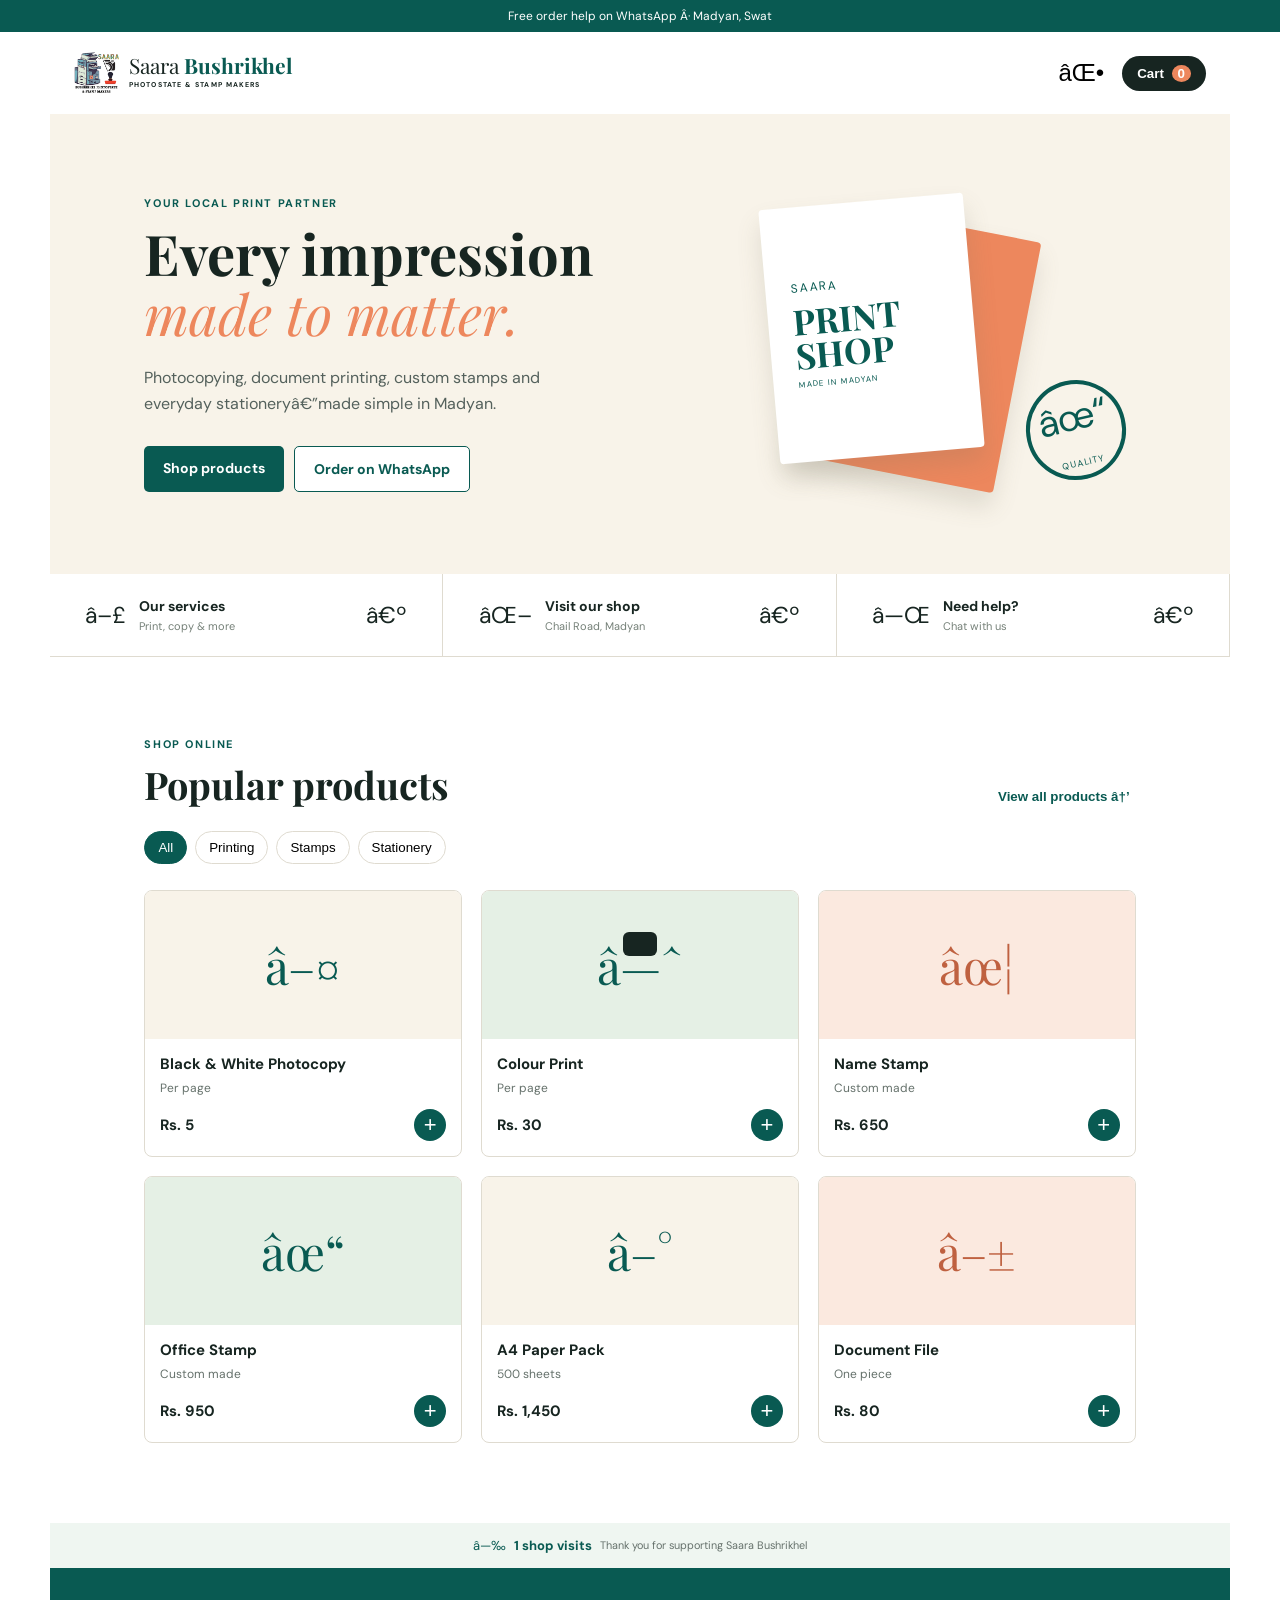
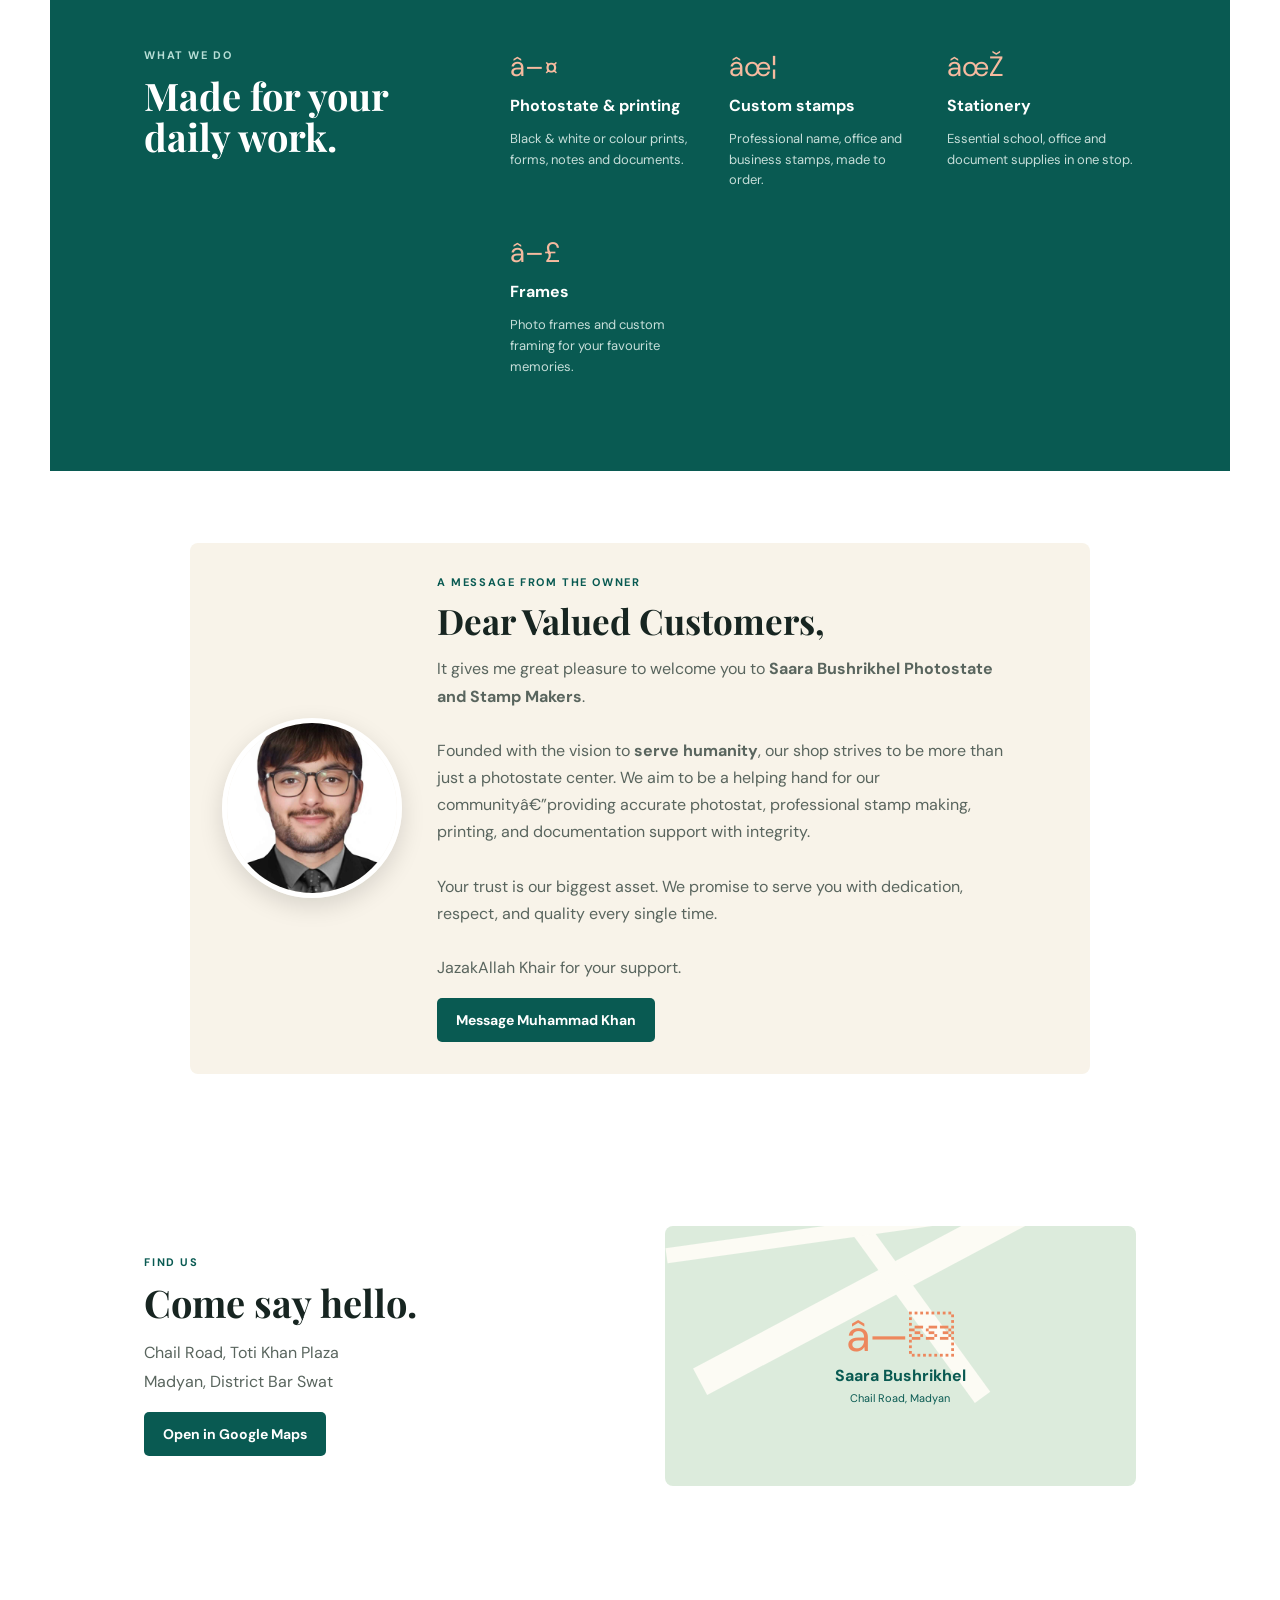
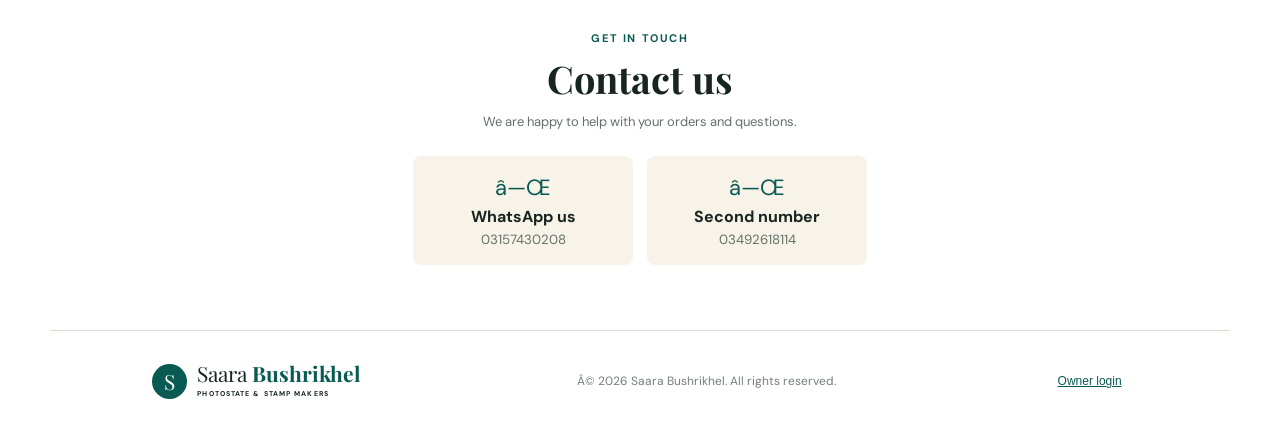
<file: index.html>
<!doctype html>
<html lang="en">
  <head>
    <meta charset="UTF-8" />
    <meta name="viewport" content="width=device-width, initial-scale=1.0" />
    <meta name="description" content="Saara Bushrikhel Photostate and Stamp Makers in Madyan, Swat. Photocopy, printing, stamps and stationery." />
    <meta name="theme-color" content="#095a52" />
    <title>Saara Bushrikhel | Photostate & Stamp Makers</title>
    <link rel="preconnect" href="https://fonts.googleapis.com" />
    <link rel="preconnect" href="https://fonts.gstatic.com" crossorigin />
    <link href="https://fonts.googleapis.com/css2?family=DM+Sans:wght@400;500;600;700&family=Playfair+Display:wght@700&display=swap" rel="stylesheet" />
    <style>:root{--green:#095a52;--ink:#172521;--cream:#f8f3e9;--orange:#ed875d;--line:#dfdbd0}*{box-sizing:border-box}html{scroll-behavior:smooth}body{margin:0;color:var(--ink);background:#fff;font-family:"DM Sans",sans-serif}.notice{background:var(--green);color:#fff;text-align:center;font-size:12px;padding:8px}.header,main,footer{max-width:1180px;margin:auto}.header{height:82px;display:flex;align-items:center;justify-content:space-between;padding:0 24px}.brand{display:flex;gap:10px;align-items:center;color:var(--ink);text-decoration:none;font-family:"Playfair Display",serif;font-size:21px;line-height:.8}.brand b{color:var(--green)}.brand small{display:block;font:700 7px "DM Sans";letter-spacing:1.1px;margin-top:7px}.brand-mark{display:grid;place-items:center;width:35px;height:35px;border-radius:50%;background:var(--green);color:#fff;font-size:21px}.header-actions{display:flex;align-items:center;gap:12px}.icon-button,.close,.admin-link{border:0;background:transparent;font-size:24px;cursor:pointer}.cart-button{border:0;border-radius:99px;background:var(--ink);color:#fff;padding:10px 15px;font-weight:700;cursor:pointer}.cart-button span{background:var(--orange);border-radius:50%;padding:1px 6px;margin-left:4px}.hero{background:var(--cream);padding:82px 8%;display:grid;grid-template-columns:1.15fr .85fr;min-height:450px;overflow:hidden}.eyebrow{letter-spacing:1.6px;font-weight:700;font-size:11px;color:var(--green);margin:0 0 13px}.hero h1,h2{font-family:"Playfair Display",serif;font-size:56px;line-height:1.08;margin:0}.hero h1 i{color:var(--orange);font-weight:400}.hero-copy{max-width:430px;line-height:1.65;color:#54615c;margin:21px 0 28px}.button{display:inline-block;text-decoration:none;border:0;padding:13px 19px;border-radius:5px;font:700 14px "DM Sans";cursor:pointer}.primary{background:var(--green);color:#fff}.secondary{background:#fff;color:var(--green);border:1px solid var(--green)}.hero-buttons{display:flex;gap:10px}.hero-art{position:relative;min-height:270px}.paper{position:absolute;width:205px;height:255px;border-radius:4px;box-shadow:0 15px 25px #766d5b30}.paper-back{background:var(--orange);transform:rotate(11deg);left:100px;top:25px}.paper-front{display:flex;flex-direction:column;justify-content:center;gap:8px;background:#fff;padding:25px;left:55px;top:5px;transform:rotate(-5deg);color:var(--green)}.paper-front span{font-size:12px;letter-spacing:2px}.paper-front b{font-family:"Playfair Display";font-size:35px;line-height:.95}.paper-front small{font-size:8px;letter-spacing:1px}.stamp{position:absolute;right:10px;bottom:12px;display:grid;place-items:center;width:100px;height:100px;border:4px solid var(--green);border-radius:50%;color:var(--green);font-size:38px;transform:rotate(-13deg)}.stamp small{font-size:9px;letter-spacing:1px}.quick-links{display:grid;grid-template-columns:repeat(3,1fr);border-bottom:1px solid var(--line)}.quick-links a{padding:23px 9%;display:flex;align-items:center;gap:13px;border-right:1px solid var(--line);color:var(--ink);text-decoration:none;font-size:23px}.quick-links span{font-size:14px;font-weight:700;flex:1}.quick-links small{display:block;color:#758078;font-weight:400;font-size:11px;margin-top:4px}.shop-section,.services,.location{padding:80px 8%}.section-heading{display:flex;justify-content:space-between;align-items:end}.section-heading h2,.services h2,.location h2{font-size:38px}.text-button{border:0;background:none;color:var(--green);font-weight:700;cursor:pointer}.filters{display:flex;gap:8px;margin:26px 0}.filters button{border:1px solid var(--line);background:#fff;border-radius:999px;padding:8px 13px;cursor:pointer}.filters button.active{background:var(--green);color:#fff;border-color:var(--green)}.products{display:grid;grid-template-columns:repeat(3,1fr);gap:19px}.product{border:1px solid var(--line);border-radius:8px;overflow:hidden}.product-visual{height:148px;background:var(--cream);display:grid;place-items:center;font:48px "Playfair Display";color:var(--green)}.product:nth-child(2n) .product-visual{background:#e5f0e5}.product:nth-child(3n) .product-visual{background:#fbe9df;color:#bf6140}.product-info{padding:15px}.product-info h3{font-size:15px;margin:0 0 6px}.product-info p{color:#65716b;margin:0 0 13px;font-size:12px}.product-bottom{display:flex;justify-content:space-between;align-items:center}.product-bottom b{font-size:15px}.add{background:var(--green);color:#fff;border:0;border-radius:50%;width:32px;height:32px;font-size:22px;cursor:pointer}.services{display:grid;grid-template-columns:.65fr 1.35fr;gap:65px;background:var(--green);color:#fff}.services .eyebrow{color:#b7ded6}.service-grid{display:grid;grid-template-columns:repeat(3,1fr);gap:30px}.service-grid span{color:#f6ba9f;font-size:28px}.service-grid h3{font-size:16px;margin:10px 0}.service-grid p{color:#c6ded9;font-size:13px;line-height:1.6}.location{display:grid;grid-template-columns:1fr 1fr;gap:50px;align-items:center}.location>div>p:not(.eyebrow){line-height:1.8;color:#59655e}.map-card{position:relative;height:260px;overflow:hidden;border-radius:8px;background:#dcebdc;text-decoration:none;color:var(--green);display:grid;place-content:center;text-align:center}.map-card:before,.road{position:absolute;background:#fcfbf4}.map-card:before{content:"";width:600px;height:30px;transform:rotate(-28deg)}.road-one{width:400px;height:19px;transform:rotate(54deg)}.road-two{width:320px;height:15px;transform:rotate(-8deg)}.pin{font-size:45px;color:var(--orange);z-index:1}.map-card b,.map-card small{z-index:1}.map-card small{font-size:11px;margin-top:5px}footer{border-top:1px solid var(--line);padding:30px 8%;display:flex;align-items:center;justify-content:space-between;color:#758078;font-size:12px}.admin-link{font-size:12px;color:var(--green);text-decoration:underline}.drawer{position:fixed;z-index:10;top:0;right:-430px;width:min(420px,100%);height:100%;background:#fff;transition:right .25s;padding:22px;display:flex;flex-direction:column}.drawer.open{right:0}.drawer-head{display:flex;justify-content:space-between;align-items:center;border-bottom:1px solid var(--line)}.drawer-head h2{font-size:27px}.cart-items{flex:1;overflow:auto}.cart-row{display:flex;justify-content:space-between;gap:15px;padding:16px 0;border-bottom:1px solid var(--line)}.cart-row small{color:#65716b}.cart-row button{border:0;background:none;color:#ae4730;cursor:pointer}.payment{background:var(--cream);padding:13px;font-size:12px;margin:10px 0}.payment h3{margin:0}.payment p{white-space:pre-line;line-height:1.6}.cart-footer{display:flex;justify-content:space-between;align-items:center}.cart-footer small{display:block;color:#758078}.overlay{visibility:hidden;opacity:0;position:fixed;inset:0;background:#0006;z-index:9;transition:.2s}.overlay.show{visibility:visible;opacity:1}.modal{visibility:hidden;opacity:0;position:fixed;z-index:11;inset:0;display:grid;place-items:center;padding:20px;transition:.2s}.modal.show{visibility:visible;opacity:1}.modal-box{position:relative;background:#fff;width:min(520px,100%);max-height:90vh;overflow:auto;padding:31px;border-radius:8px;box-shadow:0 12px 50px #0003}.modal-box h2{font-size:32px}.modal-box .close{position:absolute;right:15px;top:8px}.muted{color:#64706a;font-size:13px;line-height:1.6}form{display:grid;gap:13px;margin:20px 0}label{font-size:12px;font-weight:700;display:grid;gap:6px}input,select{width:100%;padding:11px;border:1px solid var(--line);border-radius:4px;font:14px "DM Sans"}hr{border:0;border-top:1px solid var(--line);margin:25px 0}.product-form{grid-template-columns:1fr 120px}.product-form select{grid-column:span 2}.admin-product{font-size:13px;padding:9px 0;border-bottom:1px solid var(--line);display:flex;justify-content:space-between}.admin-product button{border:0;background:none;color:#b44b32;cursor:pointer}.toast{position:fixed;z-index:20;bottom:24px;left:50%;transform:translate(-50%,80px);background:var(--ink);color:#fff;padding:12px 17px;border-radius:6px;font-size:13px;transition:.25s}.toast.show{transform:translate(-50%,0)}
 .shop-logo{width:45px;height:45px;object-fit:contain;object-position:left center}.community-bar{display:flex;justify-content:center;gap:8px;align-items:center;background:#eff6f1;padding:14px;color:var(--green);font-size:13px}.community-bar small{color:#65716b}.advertising{padding:70px 8%;background:var(--cream)}.video-wrap{max-width:760px;aspect-ratio:16/9;margin:25px auto;border-radius:8px;overflow:hidden;background:var(--ink)}.video-wrap iframe{width:100%;height:100%;border:0}.ad-grid{display:grid;grid-template-columns:repeat(3,1fr);gap:16px;margin-top:20px}.paid-ad{background:#fff;border-radius:8px;padding:22px;border-top:4px solid var(--orange)}.paid-ad small{font-size:9px;letter-spacing:1px;color:var(--orange);font-weight:700}.paid-ad h3{margin:9px 0;font-size:17px}.paid-ad p{font-size:13px;color:#65716b;line-height:1.5}.paid-ad a{color:var(--green);font-size:13px;font-weight:700}.owner-message{display:grid;grid-template-columns:180px 1fr;gap:35px;align-items:center;max-width:900px;margin:72px auto;padding:32px;background:var(--cream);border-radius:8px}.owner-message>img{width:180px;height:180px;border-radius:50%;object-fit:cover;border:5px solid #fff;box-shadow:0 8px 24px #0002}.owner-message h2{font-size:35px}.owner-message p:not(.eyebrow){max-width:570px;line-height:1.7;color:#59655e}.manager-title{display:flex;align-items:center;justify-content:space-between}.manager-title .eyebrow{margin-bottom:5px}.manager-title h3{margin:0}.manager-title span{font-size:12px;color:#65716b;background:var(--cream);padding:6px 9px;border-radius:99px}.ad-form,.assistant-form{grid-template-columns:1fr 1fr}.ad-form input:last-of-type,.assistant-form input:last-of-type{grid-column:span 2}.admin-ad{display:flex;align-items:center;justify-content:space-between;border-bottom:1px solid var(--line);padding:9px 0;font-size:12px}.admin-ad small{display:block;color:#65716b;margin-top:3px}.admin-ad button{border:0;background:none;color:#b44b32;cursor:pointer}.product-table-head{display:grid;grid-template-columns:1fr 85px 105px 100px;gap:6px;margin-top:20px;padding:0 2px;color:#65716b;font-size:10px;font-weight:700;text-transform:uppercase;letter-spacing:.7px}.admin-product{display:grid;grid-template-columns:1fr 85px 105px 100px;gap:6px;align-items:center;padding:10px 0}.admin-product input,.admin-product select{padding:7px;font-size:12px}.admin-product span{display:flex;gap:4px}.admin-product button{font-size:12px;padding:3px}.admin-product button[data-update]{color:var(--green)}
@media(max-width:700px){.header{height:72px;padding:0 16px}.shop-logo{width:38px;height:38px}.hero{grid-template-columns:1fr;padding:60px 8%;min-height:auto}.hero h1{font-size:43px}.hero-art{height:220px;margin-top:20px}.paper-front{left:30px}.paper-back{left:80px}.quick-links{grid-template-columns:1fr}.quick-links a{padding:16px 8%;border-bottom:1px solid var(--line)}.products{grid-template-columns:repeat(2,1fr);gap:10px}.product-visual{height:105px}.shop-section,.services,.location{padding:54px 8%}.services,.location{grid-template-columns:1fr;gap:32px}.service-grid{gap:14px}.service-grid p{font-size:11px}.owner-message{grid-template-columns:1fr;margin:42px 8%;text-align:center;gap:20px}.owner-message>img{margin:auto;width:130px;height:130px}.location{padding-bottom:50px}footer{display:grid;gap:12px}.footer-brand{grid-row:1}.product-form{grid-template-columns:1fr}.product-form select{grid-column:auto}.admin-product{grid-template-columns:1fr 70px auto auto}}
@media(max-width:700px){.community-bar{flex-wrap:wrap;padding:12px 8%;text-align:center}.advertising{padding:54px 8%}.ad-grid{grid-template-columns:1fr}.ad-form{grid-template-columns:1fr}.ad-form input:last-of-type{grid-column:auto}.product-table-head{display:none}}
</style>
  </head>
  <body>
    <div class="notice">Free order help on WhatsApp Â· Madyan, Swat</div>
    <header class="header">
      <a href="#home" class="brand" aria-label="Saara Bushrikhel home"><img class="shop-logo" src="[data-uri]" alt="Saara Bushrikhel shop logo" /><span>Saara <b>Bushrikhel</b><small>PHOTOSTATE & STAMP MAKERS</small></span></a>
      <div class="header-actions"><button class="icon-button" id="searchButton" aria-label="Search products">âŒ•</button><button class="cart-button" id="cartButton">Cart <span id="cartCount">0</span></button></div>
    </header>
    <main id="home">
      <section class="hero">
        <div><p class="eyebrow">YOUR LOCAL PRINT PARTNER</p><h1>Every impression<br /><i>made to matter.</i></h1><p class="hero-copy">Photocopying, document printing, custom stamps and everyday stationeryâ€”made simple in Madyan.</p><div class="hero-buttons"><a class="button primary" href="#shop">Shop products</a><a class="button secondary" href="https://wa.me/923157430208" target="_blank" rel="noopener">Order on WhatsApp</a></div></div>
        <div class="hero-art" aria-hidden="true"><div class="paper paper-back"></div><div class="paper paper-front"><span>SAARA</span><b>PRINT<br />SHOP</b><small>MADE IN MADYAN</small></div><div class="stamp">âœ“<small>QUALITY</small></div></div>
      </section>
      <section class="quick-links"><a href="#services">â–£ <span>Our services<small>Print, copy & more</small></span>â€º</a><a href="#location">âŒ– <span>Visit our shop<small>Chail Road, Madyan</small></span>â€º</a><a href="https://wa.me/923492618114" target="_blank" rel="noopener">â—Œ <span>Need help?<small>Chat with us</small></span>â€º</a></section>
      <section class="shop-section" id="shop"><div class="section-heading"><div><p class="eyebrow">SHOP ONLINE</p><h2>Popular products</h2></div><button id="showAll" class="text-button">View all products â†’</button></div><div class="filters" id="filters"></div><div class="products" id="products"></div></section>
      <section class="community-bar"><span>â—‰</span><b><span id="visitorCount">1</span> shop visits</b><small>Thank you for supporting Saara Bushrikhel</small></section>
      <section class="advertising" id="advertising" hidden><div class="section-heading"><div><p class="eyebrow">FEATURED</p><h2>Special offers</h2></div></div><div id="promoVideo"></div><div class="ad-grid" id="adGrid"></div></section>
      <section class="services" id="services"><div><p class="eyebrow">WHAT WE DO</p><h2>Made for your<br />daily work.</h2></div><div class="service-grid"><article><span>â–¤</span><h3>Photostate & printing</h3><p>Black & white or colour prints, forms, notes and documents.</p></article><article><span>âœ¦</span><h3>Custom stamps</h3><p>Professional name, office and business stamps, made to order.</p></article><article><span>âœŽ</span><h3>Stationery</h3><p>Essential school, office and document supplies in one stop.</p></article></div></section>
      <section class="owner-message"><img src="[data-uri]" alt="Muhammad Khan, owner of Saara Bushrikhel" /><div><p class="eyebrow">A MESSAGE FROM THE OWNER</p><h2>Dear Valued Customers,</h2><p>It gives me great pleasure to welcome you to <b>Saara Bushrikhel Photostate and Stamp Makers</b>.<br /><br />Founded with the vision to <b>serve humanity</b>, our shop strives to be more than just a photostate center. We aim to be a helping hand for our communityâ€”providing accurate photostat, professional stamp making, printing, and documentation support with integrity.<br /><br />Your trust is our biggest asset. We promise to serve you with dedication, respect, and quality every single time.<br /><br />JazakAllah Khair for your support.</p><a class="button primary" href="https://wa.me/923157430208" target="_blank" rel="noopener">Message Muhammad Khan</a></div></section>
      <section class="location" id="location"><div><p class="eyebrow">FIND US</p><h2>Come say hello.</h2><p>Chail Road, Toti Khan Plaza<br />Madyan, District Bar Swat</p><a class="button primary" href="https://www.google.com/maps/search/?api=1&query=Chail+Road+Toti+Khan+Plaza+Madyan+District+Bar+Swat" target="_blank" rel="noopener">Open in Google Maps</a></div><a class="map-card" href="https://www.google.com/maps/search/?api=1&query=Chail+Road+Toti+Khan+Plaza+Madyan+District+Bar+Swat" target="_blank" rel="noopener" aria-label="Open location in Google Maps"><span class="pin">â—</span><span class="road road-one"></span><span class="road road-two"></span><b>Saara Bushrikhel</b><small>Chail Road, Madyan</small></a></section>
    </main>
    <footer><div class="brand footer-brand"><span class="brand-mark">S</span><span>Saara <b>Bushrikhel</b><small>PHOTOSTATE & STAMP MAKERS</small></span></div><p>Â© <span id="year"></span> Saara Bushrikhel. All rights reserved.</p><button id="adminOpen" class="admin-link">Owner login</button></footer>
    <aside class="drawer" id="cartDrawer" aria-hidden="true"><div class="drawer-head"><h2>Your cart</h2><button class="close" data-close="cartDrawer">Ã—</button></div><div id="cartItems" class="cart-items"></div><div class="payment"><h3>Payment details</h3><p id="paymentDetails">Payment account details will appear here.</p></div><div class="cart-footer"><div><small>Total</small><b id="cartTotal">Rs. 0</b></div><button class="button primary" id="checkout">Order on WhatsApp</button></div></aside>
    <div class="modal" id="adminModal" aria-hidden="true"><div class="modal-box"><button class="close" data-close="adminModal">Ã—</button><div id="loginView"><p class="eyebrow">SHOP ACCESS</p><h2>Manage your shop</h2><p class="muted">Owners and business assistants can sign in here.</p><form id="loginForm"><label>Assistant username <small>(leave empty for owner)</small><input id="username" placeholder="Username" /></label><label>Password<input type="password" id="password" required placeholder="Enter password" /></label><button class="button primary" type="submit">Sign in</button></form><small class="muted">First owner password: <b>Saara2026!</b>. Change it after signing in.</small></div><div id="adminView" hidden><p class="eyebrow" id="roleLabel">OWNER AREA</p><h2 id="adminHeading">Edit shop details</h2><div class="owner-only"><form id="adminForm"><label>Easypaisa account<input id="easypaisa" placeholder="Account number / name" /></label><label>Bank account<input id="bank" placeholder="Bank name, account title & number" /></label><label>Owner password<input type="password" id="newPassword" placeholder="Set a new password" /></label><button class="button primary" type="submit">Save details</button></form><hr /><div class="manager-title"><div><p class="eyebrow">ASSISTANT ACCOUNTS</p><h3>Create business assistant login</h3></div></div><form id="assistantForm" class="assistant-form"><input id="assistantName" required placeholder="Assistant name" /><input id="assistantUsername" required placeholder="Username" /><input id="assistantPassword" required type="password" placeholder="Password" /><button class="button secondary" type="submit">Create assistant</button></form><div id="assistantAccounts"></div><hr /><div class="manager-title"><div><p class="eyebrow">ADVERTISING</p><h3>Promotional video & paid ads</h3></div></div><form id="videoForm"><label>Video link (YouTube or direct MP4)<input id="videoUrl" type="url" placeholder="https://www.youtube.com/watch?v=..." /></label><button class="button primary" type="submit">Save video</button></form><form id="adForm" class="ad-form"><input id="adTitle" required placeholder="Advertisement title" /><input id="adMessage" required placeholder="Short advertisement message" /><input id="adLink" type="url" placeholder="Website or WhatsApp link (optional)" /><button class="button secondary" type="submit">Add paid ad</button></form><div id="adminAds"></div><hr /></div><div class="manager-title"><div><p class="eyebrow">PRODUCT MANAGER</p><h3>Add a product</h3></div><span id="productCount"></span></div><form id="productForm" class="product-form"><input id="productName" required placeholder="Product name" /><input id="productPrice" required type="number" min="1" placeholder="Price in Rs." /><select id="productCategory"><option>Printing</option><option>Stamps</option><option>Stationery</option></select><button class="button primary" type="submit">Add product</button></form><p class="muted">Edit the name, price or category below, then press Save. Delete permanently removes a product.</p><div class="product-table-head"><span>Product</span><span>Price</span><span>Category</span><span>Actions</span></div><div id="adminProducts"></div></div></div></div>
    <div class="overlay" id="overlay"></div><div class="toast" id="toast"></div><script>const defaults=[
 {id:1,name:'Black & White Photocopy',price:5,category:'Printing',icon:'â–¤',desc:'Per page'},
 {id:2,name:'Colour Print',price:30,category:'Printing',icon:'â—ˆ',desc:'Per page'},
 {id:3,name:'Name Stamp',price:650,category:'Stamps',icon:'âœ¦',desc:'Custom made'},
 {id:4,name:'Office Stamp',price:950,category:'Stamps',icon:'âœ“',desc:'Custom made'},
 {id:5,name:'A4 Paper Pack',price:1450,category:'Stationery',icon:'â–°',desc:'500 sheets'},
 {id:6,name:'Document File',price:80,category:'Stationery',icon:'â–±',desc:'One piece'}
];
let products=JSON.parse(localStorage.getItem('saaraProducts')||'null')||defaults,cart=JSON.parse(localStorage.getItem('saaraCart')||'[]'),active='All';
let settings=JSON.parse(localStorage.getItem('saaraSettings')||'{}'),ads=JSON.parse(localStorage.getItem('saaraAds')||'[]'),assistants=JSON.parse(localStorage.getItem('saaraAssistants')||'[]');
let socialAccounts=JSON.parse(localStorage.getItem('saaraSocialAccounts')||'[]');
/* Legacy contact block disabled: the Contact Us manager below replaces it.
let contactCell=document.createElement('section');contactCell.className='contact-cell';contactCell.innerHTML='<p class="eyebrow">GET IN TOUCH</p><h2>Contact Cell</h2><div class="contact-links"><a href="tel:+923157430208"><span>â˜Ž</span><b>0315 7430208</b><small>Call us directly</small></a><a href="tel:+923492618114"><span>â˜Ž</span><b>0349 2618114</b><small>Call us directly</small></a><a id="emailLink" href="#"><span>âœ‰</span><b id="emailAddress">Add Gmail in Owner Login</b><small>Email us directly</small></a></div></section>';document.querySelector('footer').before(contactCell);let contactManager=document.createElement('div');contactManager.className='contact-manager owner-only';contactManager.innerHTML='<hr /><div class="manager-title"><div><p class="eyebrow">CONTACT DETAILS</p><h3>Gmail address</h3></div></div><form id="contactForm"><label>Business Gmail<input id="businessEmail" type="email" placeholder="yourbusiness@gmail.com" /></label><button class="button primary" type="submit">Save Gmail</button></form>';$('#adminForm').parentElement.after(contactManager);function renderContact(){let email=settings.businessEmail||'';$('#emailAddress').textContent=email||'Add Gmail in Owner Login';$('#emailLink').href=email?`mailto:${email}`:'#';}$('#contactForm').onsubmit=e=>{e.preventDefault();settings.businessEmail=$('#businessEmail').value.trim();localStorage.setItem('saaraSettings',JSON.stringify(settings));renderContact();toast('Gmail saved');};let contactStyle=document.createElement('style');contactStyle.textContent='.contact-cell{padding:64px 8%;text-align:center;background:#095a52;color:#fff}.contact-cell .eyebrow{color:#b7ded6}.contact-cell h2{font-size:38px}.contact-links{max-width:900px;margin:27px auto 0;display:grid;grid-template-columns:repeat(3,1fr);gap:12px}.contact-links a{background:#fff;color:#172521;border-radius:8px;padding:18px;text-decoration:none;display:grid;gap:6px}.contact-links span{color:#ed875d;font-size:22px}.contact-links b{font-size:15px}.contact-links small{color:#65716b;font-size:11px}.contact-manager{margin:18px 0}@media(max-width:700px){.contact-links{grid-template-columns:1fr}.contact-cell{padding:52px 8%}}';document.head.appendChild(contactStyle);renderContact();
*/
const $=s=>document.querySelector(s),money=n=>'Rs. '+Number(n).toLocaleString('en-PK');
function save(){try{localStorage.setItem('saaraProducts',JSON.stringify(products));localStorage.setItem('saaraCart',JSON.stringify(cart));return true}catch(error){toast('Storage is full. Use image links or smaller photos.');return false}}
function renderProducts(){let filtered=active==='All'?products:products.filter(p=>p.category===active);$('#products').innerHTML=filtered.map(p=>`<article class="product"><div class="product-visual">${p.image?`<img class="product-photo" src="${p.image}" alt="${p.name}">`:p.icon||'âœ¦'}</div><div class="product-info"><h3>${p.name}</h3><p>${p.desc||p.category}</p><div class="product-bottom"><b>${money(p.price)}</b><button class="add" data-add="${p.id}" aria-label="Add ${p.name}">+</button></div></div></article>`).join('')||'<p>No products here yet.</p>';document.querySelectorAll('[data-add]').forEach(b=>b.onclick=()=>add(+b.dataset.add));}
function renderFilters(){let cats=['All',...new Set(products.map(p=>p.category))];$('#filters').innerHTML=cats.map(c=>`<button class="${c===active?'active':''}" data-cat="${c}">${c}</button>`).join('');document.querySelectorAll('[data-cat]').forEach(b=>b.onclick=()=>{active=b.dataset.cat;renderFilters();renderProducts()});}
function add(id){let found=cart.find(i=>i.id===id);if(found)found.qty++;else cart.push({id,qty:1});save();renderCart();toast('Added to your cart');}
function renderCart(){let total=0;$('#cartItems').innerHTML=cart.map(i=>{let p=products.find(x=>x.id===i.id);if(!p)return '';total+=p.price*i.qty;return `<div class="cart-row"><div><b>${p.name}</b><br><small>${money(p.price)} Ã— ${i.qty}</small></div><div><b>${money(p.price*i.qty)}</b><br><button data-remove="${i.id}">Remove</button></div></div>`}).join('')||'<p class="muted">Your cart is empty. Add products to place an order.</p>';$('#cartCount').textContent=cart.reduce((a,b)=>a+b.qty,0);$('#cartTotal').textContent=money(total);let pay=[];if(settings.easypaisa)pay.push('Easypaisa: '+settings.easypaisa);if(settings.bank)pay.push('Bank: '+settings.bank);$('#paymentDetails').textContent=pay.join('\n')||'Ask us for Easypaisa or bank-payment details on WhatsApp.';document.querySelectorAll('[data-remove]').forEach(b=>b.onclick=()=>{cart=cart.filter(i=>i.id!==+b.dataset.remove);save();renderCart()});}
function open(id){$('#'+id).classList.add('open','show');$('#overlay').classList.add('show');}
function close(){document.querySelectorAll('.drawer,.modal').forEach(x=>x.classList.remove('open','show'));$('#overlay').classList.remove('show');}
function toast(text){let t=$('#toast');t.textContent=text;t.classList.add('show');setTimeout(()=>t.classList.remove('show'),2200)}
function saveAds(){localStorage.setItem('saaraAds',JSON.stringify(ads));localStorage.setItem('saaraSettings',JSON.stringify(settings));}
function videoSource(url){if(!url)return null;let youTube=url.match(/(?:youtu\.be\/|youtube\.com\/(?:watch\?v=|embed\/))([\w-]{11})/),tiktok=url.match(/tiktok\.com\/(?:@[^/]+\/video\/|embed\/v2\/)(\d+)/),instagram=url.match(/instagram\.com\/(?:reel|p)\/([^/?]+)/);if(youTube)return{embed:`https://www.youtube.com/embed/${youTube[1]}`};if(tiktok)return{embed:`https://www.tiktok.com/embed/v2/${tiktok[1]}`};if(instagram)return{embed:`https://www.instagram.com/p/${instagram[1]}/embed`};if(/facebook\.com|fb\.watch/.test(url))return{embed:`https://www.facebook.com/plugins/video.php?href=${encodeURIComponent(url)}&show_text=false`};if(/\.(mp4|webm|ogg)(\?.*)?$/i.test(url))return{video:url};return{link:url};}
function renderAdvertising(){let source=videoSource(settings.videoUrl||'');let section=$('#advertising');section.hidden=!source&&!ads.length;let media='';if(source?.embed)media=`<div class="video-wrap"><iframe src="${source.embed}" title="Saara Bushrikhel special offer video" allowfullscreen></iframe></div>`;else if(source?.video)media=`<div class="video-wrap"><video src="${source.video}" controls playsinline></video></div>`;else if(source?.link)media=`<div class="video-link-card"><b>Special offer video</b><a class="button primary" href="${source.link}" target="_blank" rel="noopener">Watch video</a></div>`;$('#promoVideo').innerHTML=media;$('#adGrid').innerHTML=ads.map(a=>`<article class="paid-ad"><small>SPONSORED</small><h3>${a.title}</h3><p>${a.message}</p>${a.link?`<a href="${a.link}" target="_blank" rel="noopener">Learn more â†’</a>`:''}</article>`).join('');}
function countVisit(){let visits=Number(localStorage.getItem('saaraVisitorCount')||'0')+1;localStorage.setItem('saaraVisitorCount',visits);$('#visitorCount').textContent=visits.toLocaleString('en-PK');}
$('#cartButton').onclick=()=>open('cartDrawer');$('#adminOpen').onclick=()=>open('adminModal');$('#overlay').onclick=close;document.querySelectorAll('[data-close]').forEach(b=>b.onclick=close);$('#year').textContent=new Date().getFullYear();
$('#searchButton').onclick=()=>{location.hash='shop';document.querySelector('#shop').scrollIntoView();}
$('#showAll').onclick=()=>{active='All';renderFilters();renderProducts();}
let customers=JSON.parse(localStorage.getItem('saaraCustomers')||'[]'),currentCustomer=JSON.parse(localStorage.getItem('saaraCurrentCustomer')||'null'),chatMessages=JSON.parse(localStorage.getItem('saaraChatMessages')||'[]');function saveCustomers(){localStorage.setItem('saaraCustomers',JSON.stringify(customers));localStorage.setItem('saaraCurrentCustomer',JSON.stringify(currentCustomer));localStorage.setItem('saaraChatMessages',JSON.stringify(chatMessages))}function renderCustomer(){let panel=$('#customerPanel');$('#customerStatus').textContent=currentCustomer?`Hello, ${currentCustomer.name}`:'Customer login';panel.querySelector('.customer-login').hidden=!!currentCustomer;panel.querySelector('.customer-dashboard').hidden=!currentCustomer;if(currentCustomer)$('#customerWelcome').textContent=`Welcome, ${currentCustomer.name}`;$('#chatMessages').innerHTML=chatMessages.map(m=>`<div class="chat-message ${m.role}"><b>${m.name}</b><span>${m.text}</span></div>`).join('')||'<p class="muted">Start a chat with Saara Bushrikhel.</p>'}function openCustomer(){ $('#customerPanel').classList.add('open');$('#overlay').classList.add('show');renderCustomer()}function sendChat(){let input=$('#chatText'),text=input.value.trim();if(!text)return;if(!currentCustomer)return openCustomer();chatMessages.push({role:'customer',name:currentCustomer.name,text});input.value='';saveCustomers();renderCustomer()}function openOrder(){if(!cart.length)return toast('Your cart is empty');let form=$('#orderForm');form.name.value=currentCustomer?.name||'';form.address.value=currentCustomer?.address||'';form.phone.value=currentCustomer?.phone||'';$('#orderModal').classList.add('open');$('#overlay').classList.add('show')}function customerUI(){document.body.insertAdjacentHTML('beforeend','<button id="customerStatus" class="customer-entry">Customer login</button><button id="chatOpen" class="chat-open">Chat with us</button><div id="customerPanel" class="customer-panel"><button class="close" data-customer-close>Ã—</button><div class="customer-login"><p class="eyebrow">CUSTOMER ACCOUNT</p><h2>Your shop dashboard</h2><form id="customerLogin"><input name="username" required placeholder="Username" /><input name="password" required type="password" placeholder="Password" /><input name="name" required placeholder="Your full name" /><button class="button primary">Create / sign in</button></form><p class="muted">Use the same username and password on your next visit.</p></div><div class="customer-dashboard" hidden><p class="eyebrow">CUSTOMER DASHBOARD</p><h2 id="customerWelcome"></h2><p class="muted">Use the chat below for help with products and orders.</p><button id="customerLogout" class="button secondary">Sign out</button></div></div><div id="chatPanel" class="chat-panel"><div class="chat-head"><b>Saara Bushrikhel Chat</b><button id="ownerReply">Owner reply</button></div><div id="chatMessages" class="chat-messages"></div><div class="chat-send"><input id="chatText" placeholder="Write a message..." /><button id="chatSend">Send</button></div></div><div id="orderModal" class="order-modal"><div class="order-box"><button class="close" data-order-close>Ã—</button><p class="eyebrow">ORDER DETAILS</p><h2>Complete your order</h2><p class="muted">Please provide your delivery information before WhatsApp opens.</p><form id="orderForm"><label>Name<input name="name" required /></label><label>Postal address<textarea name="address" required placeholder="House, street, area, city"></textarea></label><label>Contact number<input name="phone" required type="tel" /></label><button class="button primary">Continue to WhatsApp</button></form></div></div>');let style=document.createElement('style');style.textContent='.customer-entry,.chat-open{position:fixed;z-index:8;right:20px;border:0;border-radius:999px;padding:11px 14px;font-weight:700;cursor:pointer}.customer-entry{bottom:76px;background:#fff;color:#095a52;box-shadow:0 3px 16px #0002}.chat-open{bottom:20px;background:#095a52;color:#fff}.customer-panel,.order-modal{visibility:hidden;opacity:0;position:fixed;z-index:12;inset:0;display:grid;place-items:center;padding:20px;transition:.2s}.customer-panel.open,.order-modal.open{visibility:visible;opacity:1}.customer-panel>div,.order-box{position:relative;background:#fff;width:min(430px,100%);padding:30px;border-radius:8px;box-shadow:0 12px 50px #0003}.customer-panel .close,.order-box .close{position:absolute;right:12px;top:7px}.chat-panel{position:fixed;z-index:8;right:20px;bottom:70px;width:min(360px,calc(100% - 40px));background:#fff;border-radius:10px;box-shadow:0 8px 35px #0003;overflow:hidden;display:none}.chat-panel.open{display:block}.chat-head{padding:13px;background:#095a52;color:#fff;display:flex;justify-content:space-between}.chat-head button{background:transparent;border:0;color:#fff;text-decoration:underline;cursor:pointer}.chat-messages{height:220px;overflow:auto;padding:12px;background:#f8f3e9}.chat-message{max-width:85%;padding:8px;margin:7px 0;border-radius:6px;background:#fff;font-size:12px}.chat-message.owner{margin-left:auto;background:#dff0ea}.chat-message b,.chat-message span{display:block}.chat-message span{margin-top:3px}.chat-send{display:flex;padding:9px;gap:6px}.chat-send input{padding:9px}.chat-send button{border:0;background:#095a52;color:#fff;border-radius:4px;padding:0 12px}.order-box textarea{width:100%;min-height:75px;padding:10px;border:1px solid #dfdbd0;border-radius:4px;font:14px "DM Sans"}@media(max-width:700px){.customer-entry{bottom:68px}.chat-open{bottom:12px}}';document.head.appendChild(style);$('#customerStatus').onclick=openCustomer;$('#chatOpen').onclick=()=>{$('#chatPanel').classList.toggle('open');renderCustomer()};$('#chatSend').onclick=sendChat;$('#chatText').onkeydown=e=>{if(e.key==='Enter'){e.preventDefault();sendChat()}};$('#customerLogin').onsubmit=e=>{e.preventDefault();let f=e.target,existing=customers.find(c=>c.username===f.username.value&&c.password===f.password.value);if(existing)currentCustomer=existing;else{currentCustomer={username:f.username.value,password:f.password.value,name:f.name.value};customers.push(currentCustomer)}saveCustomers();renderCustomer()};$('#customerLogout').onclick=()=>{currentCustomer=null;saveCustomers();renderCustomer()};$('#ownerReply').onclick=()=>{if(prompt('Owner password')!==(settings.password||'Saara2026!'))return toast('Incorrect owner password');let text=prompt('Reply to customers');if(text){chatMessages.push({role:'owner',name:'Saara Bushrikhel',text});saveCustomers();renderCustomer()}};document.querySelectorAll('[data-customer-close]').forEach(b=>b.onclick=()=>{$('#customerPanel').classList.remove('open');$('#overlay').classList.remove('show')});document.querySelectorAll('[data-order-close]').forEach(b=>b.onclick=()=>{$('#orderModal').classList.remove('open');$('#overlay').classList.remove('show')});$('#orderForm').onsubmit=e=>{e.preventDefault();let f=e.target,items=cart.map(i=>{let p=products.find(x=>x.id===i.id);return `â€¢ ${p.name} Ã— ${i.qty} = ${money(p.price*i.qty)}`}).join('\n'),message=`Assalam-o-Alaikum! New order from Saara Bushrikhel:\n\nName: ${f.name.value}\nPostal Address: ${f.address.value}\nContact Number: ${f.phone.value}\n\nItems:\n${items}\n\nTotal: ${$('#cartTotal').textContent}`;if(currentCustomer){currentCustomer.name=f.name.value;currentCustomer.address=f.address.value;currentCustomer.phone=f.phone.value;let index=customers.findIndex(c=>c.username===currentCustomer.username);if(index>=0)customers[index]=currentCustomer;saveCustomers()}location.href='https://wa.me/923157430208?text='+encodeURIComponent(message)};renderCustomer()}customerUI();$('#checkout').onclick=openOrder;
let framesOption=document.createElement('option');framesOption.value='Frames';framesOption.textContent='Frames';$('#productCategory').appendChild(framesOption);document.querySelector('.service-grid').insertAdjacentHTML('beforeend','<article><span>â–£</span><h3>Frames</h3><p>Photo frames and custom framing for your favourite memories.</p></article>');
const OWNER_EMAIL='mwithk02@gmail.com';$('#username').placeholder='Owner Gmail or assistant username';let forgotPasswordButton=document.createElement('button');forgotPasswordButton.id='forgotPassword';forgotPasswordButton.type='button';forgotPasswordButton.className='admin-link';forgotPasswordButton.textContent='Forgot password?';forgotPasswordButton.hidden=true;$('#loginForm').append(forgotPasswordButton);let recoveryPanel=document.createElement('section');recoveryPanel.id='recoveryPanel';recoveryPanel.hidden=true;recoveryPanel.innerHTML='<div><button id="recoveryClose" aria-label="Close">Ã—</button><p class="eyebrow">OWNER PASSWORD RECOVERY</p><h2>Reset your password</h2><p class="muted">Confirm your owner Gmail and WhatsApp number, then choose a new password.</p><form id="recoveryForm"><input id="recoveryEmail" required type="email" placeholder="Owner Gmail" /><input id="recoveryPhone" required type="tel" placeholder="Owner WhatsApp number" /><input id="recoveryNewPassword" required type="password" placeholder="New owner password" /><button class="button primary" type="submit">Reset password</button></form></div>';document.body.append(recoveryPanel);let recoveryStyle=document.createElement('style');recoveryStyle.textContent='#recoveryPanel{position:fixed;z-index:45;inset:0;background:#0008;display:grid;place-items:center;padding:18px}#recoveryPanel>div{position:relative;background:#fff;width:min(430px,100%);padding:30px;border-radius:8px}#recoveryPanel h2{font-size:29px}#recoveryClose{position:absolute;right:12px;top:8px;border:0;background:none;font-size:27px;cursor:pointer}';document.head.append(recoveryStyle);forgotPasswordButton.onclick=()=>{recoveryPanel.hidden=false};$('#recoveryClose').onclick=()=>{recoveryPanel.hidden=true};$('#recoveryForm').onsubmit=e=>{e.preventDefault();let email=$('#recoveryEmail').value.trim().toLowerCase(),phone=$('#recoveryPhone').value.replace(/\D/g,'').replace(/^92/,'0');if(email!==OWNER_EMAIL||!['03157430208','03492618114'].includes(phone))return toast('Owner details do not match');settings.password=$('#recoveryNewPassword').value;localStorage.setItem('saaraSettings',JSON.stringify(settings));recoveryPanel.hidden=true;location.href='https://wa.me/923157430208?text='+encodeURIComponent(`Owner password reset completed for ${OWNER_EMAIL}. Please confirm this recovery request.`)};$('#loginForm').onsubmit=e=>{e.preventDefault();let username=$('#username').value.trim().toLowerCase(),password=$('#password').value,assistant=assistants.find(a=>a.username.toLowerCase()===username&&a.password===password),owner=username===OWNER_EMAIL&&password===(settings.password||'Saara2026!');if(!owner&&!assistant){forgotPasswordButton.hidden=false;return toast('Incorrect username or password')};$('#loginView').hidden=true;$('#adminView').hidden=false;document.querySelectorAll('.owner-only').forEach(el=>el.hidden=!!assistant);$('#roleLabel').textContent=assistant?'ASSISTANT AREA':'OWNER AREA';$('#adminHeading').textContent=assistant?`Welcome, ${assistant.name}`:'Edit shop details';renderAdminProducts();if(owner){renderAdminAds();renderAssistants();}};
$('#adminForm').onsubmit=e=>{e.preventDefault();settings.easypaisa=$('#easypaisa').value.trim();settings.bank=$('#bank').value.trim();if($('#newPassword').value)settings.password=$('#newPassword').value;localStorage.setItem('saaraSettings',JSON.stringify(settings));renderCart();toast('Shop details saved');}
$('#videoForm').onsubmit=e=>{e.preventDefault();settings.videoUrl=$('#videoUrl').value.trim();saveAds();renderAdvertising();toast('Promotional video saved');}
$('#adForm').onsubmit=e=>{e.preventDefault();ads.push({id:Date.now(),title:$('#adTitle').value.trim(),message:$('#adMessage').value.trim(),link:$('#adLink').value.trim()});saveAds();renderAdvertising();renderAdminAds();e.target.reset();toast('Paid ad added');}
$('#assistantForm').onsubmit=e=>{e.preventDefault();let username=$('#assistantUsername').value.trim(),photo=$('#assistantPhoto').files[0];if(assistants.some(a=>a.username.toLowerCase()===username.toLowerCase()))return toast('That username already exists');let create=picture=>{assistants.push({id:Date.now(),name:$('#assistantName').value.trim(),username,password:$('#assistantPassword').value,picture});localStorage.setItem('saaraAssistants',JSON.stringify(assistants));e.target.reset();renderAssistants();toast('Assistant account created')};if(!photo)return create('');if(!photo.type.startsWith('image/'))return toast('Please select an image file');let reader=new FileReader();reader.onload=()=>create(reader.result);reader.readAsDataURL(photo);}
let productPhotoControls=document.createElement('div');productPhotoControls.className='product-photo-controls';productPhotoControls.innerHTML='<input id="productImageUrl" type="url" placeholder="Product photo link (optional)" /><label class="photo-upload">Upload product photo<input id="productPhoto" type="file" accept="image/*" /><small>Or choose an image from your device</small></label>';$('#productForm').querySelector('button').before(productPhotoControls);let productPhotoStyle=document.createElement('style');productPhotoStyle.textContent='.product-photo-controls{grid-column:span 2;display:grid;gap:10px}.product-photo{width:100%;height:100%;object-fit:cover}.product-form .photo-upload{grid-column:auto}.product-limit{font-size:11px;color:#65716b}';document.head.appendChild(productPhotoStyle);$('#productForm').onsubmit=e=>{e.preventDefault();if(products.length>=1000)return toast('Maximum of 1,000 products reached');let file=$('#productPhoto').files[0],create=image=>{products.push({id:Date.now(),name:$('#productName').value.trim(),price:+$('#productPrice').value,category:$('#productCategory').value,icon:'âœ¦',desc:'Available to order',image:image||$('#productImageUrl').value.trim()});if(!save())products.pop();renderFilters();renderProducts();renderAdminProducts();e.target.reset();toast('Product added')};if(!file)return create('');if(!file.type.startsWith('image/'))return toast('Please select an image file');let reader=new FileReader();reader.onload=()=>create(reader.result);reader.readAsDataURL(file);}
function renderAdminProducts(){$('#easypaisa').value=settings.easypaisa||'';$('#bank').value=settings.bank||'';$('#productCount').textContent=`${products.length} products`;$('#adminProducts').innerHTML=products.map(p=>`<div class="admin-product"><input value="${p.name}" data-name="${p.id}" aria-label="Product name"><input type="number" min="1" value="${p.price}" data-price="${p.id}" aria-label="Product price"><select data-category="${p.id}" aria-label="Product category"><option ${p.category==='Printing'?'selected':''}>Printing</option><option ${p.category==='Stamps'?'selected':''}>Stamps</option><option ${p.category==='Stationery'?'selected':''}>Stationery</option></select><span><button data-update="${p.id}">Save</button><button data-delete="${p.id}">Delete</button></span></div>`).join('')||'<p class="muted">No products yet. Add your first product above.</p>';document.querySelectorAll('[data-update]').forEach(b=>b.onclick=()=>{let p=products.find(x=>x.id===+b.dataset.update);p.name=document.querySelector(`[data-name="${p.id}"]`).value.trim()||p.name;p.price=+document.querySelector(`[data-price="${p.id}"]`).value||p.price;p.category=document.querySelector(`[data-category="${p.id}"]`).value;save();renderFilters();renderProducts();renderCart();renderAdminProducts();toast('Product updated')});document.querySelectorAll('[data-delete]').forEach(b=>b.onclick=()=>{if(!confirm('Delete this product?'))return;products=products.filter(p=>p.id!==+b.dataset.delete);save();renderFilters();renderProducts();renderAdminProducts();renderCart();toast('Product deleted')})}
function renderAdminAds(){$('#videoUrl').value=settings.videoUrl||'';$('#adminAds').innerHTML=ads.map(a=>`<div class="admin-ad"><span><b>${a.title}</b><small>${a.message}</small></span><button data-ad-delete="${a.id}">Delete</button></div>`).join('');document.querySelectorAll('[data-ad-delete]').forEach(b=>b.onclick=()=>{ads=ads.filter(a=>a.id!==+b.dataset.adDelete);saveAds();renderAdvertising();renderAdminAds();toast('Paid ad removed')})}
function renderAssistants(){$('#assistantAccounts').innerHTML=assistants.map(a=>`<div class="admin-ad assistant-card">${a.picture?`<img src="${a.picture}" alt="${a.name}">`:'<span class="assistant-avatar">ðŸ‘¤</span>'}<span><b>${a.name}</b><small>Username: ${a.username}</small></span><button data-assistant-delete="${a.id}">Remove</button></div>`).join('')||'<p class="muted">No assistant accounts created yet.</p>';document.querySelectorAll('[data-assistant-delete]').forEach(b=>b.onclick=()=>{assistants=assistants.filter(a=>a.id!==+b.dataset.assistantDelete);localStorage.setItem('saaraAssistants',JSON.stringify(assistants));renderAssistants();toast('Assistant removed')})}
let contactSection=document.createElement('section');contactSection.id='contactSection';contactSection.className='contact-section';contactSection.innerHTML='<p class="eyebrow">GET IN TOUCH</p><h2>Contact us</h2><p class="muted">We are happy to help with your orders and questions.</p><div class="contact-cards"></div>';document.querySelector('footer').before(contactSection);let contactManager=document.createElement('div');contactManager.className='contact-manager';contactManager.innerHTML='<hr /><div class="manager-title"><div><p class="eyebrow">CONTACT DETAILS</p><h3>Gmail & contact numbers</h3></div></div><form id="contactForm"><input id="contactEmail" type="email" placeholder="Gmail address" /><input id="contactPhone1" type="tel" placeholder="Primary contact number" /><input id="contactPhone2" type="tel" placeholder="Second contact number" /><button class="button primary" type="submit">Save contact details</button></form>';$('#adminForm').before(contactManager);function contactValue(key,fallback=''){return settings[key]||fallback}function renderContacts(){let email=contactValue('contactEmail'),phone1=contactValue('contactPhone1','03157430208'),phone2=contactValue('contactPhone2','03492618114'),cards=[];if(email)cards.push(`<a href="mailto:${email}"><span>âœ‰</span><b>Email us</b><small>${email}</small></a>`);[phone1,phone2].filter(Boolean).forEach((phone,index)=>cards.push(`<a href="https://wa.me/92${phone.replace(/\D/g,'').replace(/^0/,'')}" target="_blank" rel="noopener"><span>â—Œ</span><b>${index?'Second number':'WhatsApp us'}</b><small>${phone}</small></a>`));contactSection.querySelector('.contact-cards').innerHTML=cards.join('');$('#contactEmail').value=email;$('#contactPhone1').value=phone1;$('#contactPhone2').value=phone2}$('#contactForm').onsubmit=e=>{e.preventDefault();settings.contactEmail=$('#contactEmail').value.trim();settings.contactPhone1=$('#contactPhone1').value.trim();settings.contactPhone2=$('#contactPhone2').value.trim();localStorage.setItem('saaraSettings',JSON.stringify(settings));renderContacts();toast('Contact details saved')};let contactStyle=document.createElement('style');contactStyle.textContent='.contact-section{padding:65px 8%;text-align:center}.contact-section h2{font-size:38px}.contact-cards{display:flex;justify-content:center;flex-wrap:wrap;gap:14px;margin-top:24px}.contact-cards a{min-width:220px;background:#f8f3e9;padding:17px;border-radius:8px;color:#172521;text-decoration:none;display:grid;gap:4px}.contact-cards span{color:#095a52;font-size:22px}.contact-cards small{color:#65716b}.contact-manager{margin-bottom:20px}.contact-manager form{grid-template-columns:1fr 1fr}.contact-manager input:first-child{grid-column:span 2}.contact-manager button{grid-column:span 2}@media(max-width:700px){.contact-section{padding:50px 8%}.contact-manager form{grid-template-columns:1fr}.contact-manager input:first-child,.contact-manager button{grid-column:auto}}';document.head.appendChild(contactStyle);renderContacts();
let ownerChatConsole=document.createElement('div');ownerChatConsole.id='ownerChatConsole';ownerChatConsole.innerHTML='<hr /><div class="manager-title"><div><p class="eyebrow">CUSTOMER CHAT</p><h3>Owner Chat Console</h3></div></div><p class="muted">Read customer messages and send a reply.</p><div id="ownerChatMessages" class="owner-chat-messages"></div><form id="ownerChatForm"><textarea id="ownerChatText" required placeholder="Write your reply to customers..."></textarea><button class="button primary" type="submit">Send reply</button></form>';$('#adminForm').before(ownerChatConsole);function renderOwnerChat(){let box=$('#ownerChatMessages');if(!box)return;box.innerHTML=chatMessages.map(m=>`<div class="owner-chat-row ${m.role}"><b>${m.name}</b><span>${m.text}</span></div>`).join('')||'<p class="muted">No customer messages yet.</p>'}$('#ownerChatForm').onsubmit=e=>{e.preventDefault();let text=$('#ownerChatText').value.trim();if(!text)return;chatMessages.push({role:'owner',name:'Saara Bushrikhel',text});$('#ownerChatText').value='';saveCustomers();renderCustomer();renderOwnerChat();toast('Reply sent')};let ownerChatStyle=document.createElement('style');ownerChatStyle.textContent='#ownerChatConsole{margin:18px 0}.owner-chat-messages{max-height:230px;overflow:auto;background:#f8f3e9;padding:10px;border-radius:6px}.owner-chat-row{max-width:85%;background:#fff;border-radius:6px;padding:8px;margin:7px 0;font-size:12px}.owner-chat-row.owner{margin-left:auto;background:#dff0ea}.owner-chat-row b,.owner-chat-row span{display:block}.owner-chat-row span{margin-top:3px}#ownerChatText{width:100%;min-height:75px;resize:vertical;padding:10px;border:1px solid #dfdbd0;border-radius:4px;font:14px "DM Sans"}';document.head.appendChild(ownerChatStyle);setTimeout(()=>{$('#loginForm').addEventListener('submit',()=>{let isOwner=!$('#username').value.trim()&&$('#password').value===(settings.password||'Saara2026!');if(isOwner)renderOwnerChat()});},0);
function socialIcon(name){let n=name.toLowerCase();return n.includes('facebook')?'f':n.includes('instagram')?'â—Ž':n.includes('youtube')?'â–¶':n.includes('tiktok')?'â™ª':n.includes('whatsapp')?'â—Œ':'â†—'}
setTimeout(()=>{document.querySelectorAll('.forgot-password,.password-recovery').forEach(el=>el.remove());},1200);
setTimeout(()=>{document.querySelectorAll('#forgotPassword,#forgotPasswordButton,#recoveryForm,#recoveryPanel,#secureForgot,#secureRecoveryForm,.secure-recovery').forEach(el=>el.remove());let form=$('#loginForm'),ownerEmail=(settings.ownerEmail||settings.contactEmail||'mwithk02@gmail.com').toLowerCase();form.onsubmit=e=>{e.preventDefault();let username=$('#username').value.trim().toLowerCase(),password=$('#password').value,assistant=assistants.find(a=>a.username.toLowerCase()===username&&a.password===password),owner=(username===''||username===ownerEmail)&&password===(settings.password||'Saara2026!');if(!owner&&!assistant)return toast('Incorrect username or password');$('#loginView').hidden=true;$('#adminView').hidden=false;document.querySelectorAll('.owner-only').forEach(el=>el.hidden=!!assistant);$('#roleLabel').textContent=assistant?'ASSISTANT AREA':'OWNER AREA';$('#adminHeading').textContent=assistant?`Welcome, ${assistant.name}`:'Edit shop details';renderAdminProducts();if(owner){if(typeof renderAdminAds==='function')renderAdminAds();if(typeof renderAssistants==='function')renderAssistants();if(typeof renderSocials==='function')renderSocials();if(typeof renderContacts==='function')renderContacts()}};},900);
setTimeout(()=>{document.querySelectorAll('#forgotPassword,#forgotPasswordButton,#recoveryForm,#recoveryPanel').forEach(el=>el.remove());let loginForm=$('#loginForm'),ownerEmail=(settings.ownerEmail||settings.contactEmail||'mwithk02@gmail.com').toLowerCase(),recovery=document.createElement('div');recovery.className='secure-recovery';recovery.innerHTML='<button id="secureForgot" type="button" class="admin-link" hidden>Forgot password?</button><form id="secureRecoveryForm" hidden><p class="muted">For your security, this sends a password-reset request to the owner. The current password is never displayed.</p><input id="secureRecoveryName" required placeholder="Your full name" /><input id="secureRecoveryPhone" required type="tel" placeholder="Your contact number" /><input id="secureRecoveryEmail" required type="email" placeholder="Owner Gmail address" /><select id="secureRecoveryMethod"><option value="whatsapp">Send request to owner WhatsApp</option><option value="email">Send request to owner Gmail</option></select><button class="button primary" type="submit">Send reset request</button></form>';loginForm.after(recovery);let recoveryStyle=document.createElement('style');recoveryStyle.textContent='.secure-recovery{margin-top:14px}.secure-recovery form{padding:14px;background:#f8f3e9;border-radius:6px}.secure-recovery select{width:100%;padding:11px;border:1px solid #dfdbd0;border-radius:4px;font:14px "DM Sans"}';document.head.append(recoveryStyle);loginForm.onsubmit=e=>{e.preventDefault();let username=$('#username').value.trim().toLowerCase(),password=$('#password').value,assistant=assistants.find(a=>a.username.toLowerCase()===username&&a.password===password),owner=(username===''||username===ownerEmail)&&password===(settings.password||'Saara2026!');if(!owner&&!assistant){$('#secureForgot').hidden=false;return toast('Incorrect username or password')}$('#secureForgot').hidden=true;$('#secureRecoveryForm').hidden=true;$('#loginView').hidden=true;$('#adminView').hidden=false;document.querySelectorAll('.owner-only').forEach(el=>el.hidden=!!assistant);$('#roleLabel').textContent=assistant?'ASSISTANT AREA':'OWNER AREA';$('#adminHeading').textContent=assistant?`Welcome, ${assistant.name}`:'Edit shop details';renderAdminProducts();if(owner){if(typeof renderAdminAds==='function')renderAdminAds();if(typeof renderAssistants==='function')renderAssistants();if(typeof renderSocials==='function')renderSocials();if(typeof renderContacts==='function')renderContacts()}};$('#secureForgot').onclick=()=>{$('#secureRecoveryForm').hidden=false;$('#secureRecoveryEmail').value=ownerEmail};$('#secureRecoveryForm').onsubmit=e=>{e.preventDefault();let name=$('#secureRecoveryName').value.trim(),phone=$('#secureRecoveryPhone').value.trim(),email=$('#secureRecoveryEmail').value.trim().toLowerCase();if(email!==ownerEmail)return toast('Owner Gmail does not match');let request=`Password reset request for Saara Bushrikhel website\n\nName: ${name}\nContact: ${phone}\nOwner Gmail: ${email}\n\nPlease verify this request and set a new owner password.`;if($('#secureRecoveryMethod').value==='email')location.href=`mailto:${ownerEmail}?subject=${encodeURIComponent('Website password reset request')}&body=${encodeURIComponent(request)}`;else location.href='https://wa.me/923157430208?text='+encodeURIComponent(request)};},700);
setTimeout(()=>{$('#ownerReply')?.remove();$('#ownerReplyPanel')?.remove();},50);
setTimeout(()=>{let originalRenderCustomer=renderCustomer;renderCustomer=()=>{originalRenderCustomer();let chat=$('#chatMessages');if(!chat)return;if(!currentCustomer){chat.innerHTML='<p class="muted">Sign in to start your private chat.</p>';return}let privateMessages=chatMessages.filter(m=>m.customer===currentCustomer.username);chat.innerHTML=privateMessages.map(m=>`<div class="chat-message ${m.role}"><b>${m.name}</b><span>${m.text}</span></div>`).join('')||'<p class="muted">This is your private chat. Send a message to Saara Bushrikhel.</p>';document.querySelector('.chat-head b').textContent=`Private chat Â· ${currentCustomer.name}`};sendChat=()=>{let input=$('#chatText'),text=input.value.trim();if(!currentCustomer)return openCustomer();if(!text)return;chatMessages.push({role:'customer',customer:currentCustomer.username,name:currentCustomer.name,text});input.value='';saveCustomers();renderCustomer()};$('#chatOpen').onclick=()=>{if(!currentCustomer)return openCustomer();$('#chatPanel').classList.add('open');renderCustomer()};},100);
setTimeout(()=>{let ownerInboxButton=document.createElement('button');ownerInboxButton.id='ownerInboxOpen';ownerInboxButton.className='button secondary owner-only';ownerInboxButton.textContent='Open Owner Inbox';ownerInboxButton.hidden=true;$('#adminView').prepend(ownerInboxButton);let ownerInbox=document.createElement('section');ownerInbox.id='ownerInbox';ownerInbox.hidden=true;ownerInbox.innerHTML='<div><button id="ownerInboxClose" aria-label="Close owner inbox">Ã—</button><p class="eyebrow">OWNER INBOX</p><h2>Customer messages</h2><div id="ownerInboxMessages"></div><form id="ownerInboxForm"><textarea id="ownerInboxText" required placeholder="Reply to customers..."></textarea><button class="button primary" type="submit">Send reply</button></form></div>';document.body.append(ownerInbox);let inboxStyle=document.createElement('style');inboxStyle.textContent='#ownerInbox{position:fixed;z-index:40;inset:0;background:#0008;display:grid;place-items:center;padding:18px}#ownerInbox>div{position:relative;background:#fff;width:min(480px,100%);max-height:88vh;display:flex;flex-direction:column;padding:28px;border-radius:8px}#ownerInbox h2{font-size:29px}#ownerInboxClose{position:absolute;right:12px;top:8px;border:0;background:none;font-size:27px;cursor:pointer}#ownerInboxMessages{flex:1;min-height:180px;max-height:310px;overflow:auto;background:#f8f3e9;padding:10px;border-radius:5px;margin:10px 0}#ownerInbox textarea{width:100%;min-height:80px;padding:10px;border:1px solid #dfdbd0;border-radius:4px;font:14px "DM Sans"}';document.head.append(inboxStyle);let renderInbox=()=>{$('#ownerInboxMessages').innerHTML=chatMessages.map(m=>`<div class="chat-message ${m.role}"><b>${m.name}</b><span>${m.text}</span></div>`).join('')||'<p class="muted">No customer messages yet.</p>'};$('#loginForm').addEventListener('submit',()=>{let isOwner=!$('#username').value.trim()&&$('#password').value===(settings.password||'Saara2026!');ownerInboxButton.hidden=!isOwner});ownerInboxButton.onclick=()=>{renderInbox();ownerInbox.hidden=false};$('#ownerInboxClose').onclick=()=>{ownerInbox.hidden=true};$('#ownerInboxForm').onsubmit=e=>{e.preventDefault();let text=$('#ownerInboxText').value.trim();if(!text)return;chatMessages.push({role:'owner',name:'Saara Bushrikhel',text});$('#ownerInboxText').value='';saveCustomers();renderInbox();renderCustomer();toast('Reply sent')};},120);
setTimeout(()=>{let chat=$('#chatOpen');if(chat){chat.hidden=false;chat.textContent='Customer Chat';}},100);
setTimeout(()=>{$('#ownerInboxOpen')?.remove();$('#ownerInbox')?.remove();$('#ownerChatConsole')?.remove();},250);
setTimeout(()=>{let customerStatus=$('#customerStatus');if(customerStatus)customerStatus.hidden=true;},300);
setTimeout(()=>{let ownerEmail=settings.ownerEmail||'mwithk02@gmail.com',loginForm=$('#loginForm'),usernameInput=$('#username'),loginView=$('#loginView');usernameInput.placeholder='Owner Gmail or assistant username';let userLabel=usernameInput.closest('label');if(userLabel)userLabel.firstChild.textContent='Owner Gmail / assistant username ';let recovery=document.createElement('div');recovery.className='password-recovery';recovery.innerHTML='<button id="forgotPassword" type="button" class="admin-link" hidden>Forgot password?</button><form id="recoveryForm" hidden><p class="muted">Confirm your owner Gmail, then choose where to open the password recovery message.</p><input id="recoveryEmail" required type="email" placeholder="Owner Gmail" /><select id="recoveryMethod"><option value="whatsapp">WhatsApp</option><option value="email">Gmail</option></select><button class="button secondary" type="submit">Open recovery message</button></form>';loginView.append(recovery);let recoveryStyle=document.createElement('style');recoveryStyle.textContent='.password-recovery{margin-top:15px}.password-recovery form{padding:14px;background:#f8f3e9;border-radius:6px}.password-recovery select{width:100%;padding:11px;border:1px solid #dfdbd0;border-radius:4px;font:14px "DM Sans"}';document.head.append(recoveryStyle);loginForm.onsubmit=e=>{e.preventDefault();let username=usernameInput.value.trim(),password=$('#password').value,assistant=assistants.find(a=>a.username.toLowerCase()===username.toLowerCase()&&a.password===password),owner=username.toLowerCase()===ownerEmail.toLowerCase()&&password===(settings.password||'Saara2026!');if(!owner&&!assistant){$('#forgotPassword').hidden=username.toLowerCase()!==ownerEmail.toLowerCase();return toast('Incorrect username or password')}$('#forgotPassword').hidden=true;$('#loginView').hidden=true;$('#adminView').hidden=false;document.querySelectorAll('.owner-only').forEach(el=>el.hidden=!!assistant);$('#roleLabel').textContent=assistant?'ASSISTANT AREA':'OWNER AREA';$('#adminHeading').textContent=assistant?`Welcome, ${assistant.name}`:'Edit shop details';renderAdminProducts();if(owner){renderAdminAds();renderAssistants();renderSocials();renderContacts()}};$('#forgotPassword').onclick=()=>{$('#recoveryForm').hidden=false;$('#recoveryEmail').value=ownerEmail};$('#recoveryForm').onsubmit=e=>{e.preventDefault();if($('#recoveryEmail').value.trim().toLowerCase()!==ownerEmail.toLowerCase())return toast('Owner Gmail does not match');let password=settings.password||'Saara2026!',message=`Password recovery for Saara Bushrikhel\n\nOwner username: ${ownerEmail}\nOwner password: ${password}`;if($('#recoveryMethod').value==='email')location.href=`mailto:${ownerEmail}?subject=${encodeURIComponent('Saara Bushrikhel password recovery')}&body=${encodeURIComponent(message)}`;else location.href='https://wa.me/923157430208?text='+encodeURIComponent(message)};},350);
setTimeout(()=>{let forgotButton=document.createElement('button');forgotButton.id='forgotPasswordButton';forgotButton.type='button';forgotButton.className='forgot-password';forgotButton.textContent='Forgot password?';forgotButton.hidden=true;$('#loginForm').after(forgotButton);let recovery=document.createElement('form');recovery.id='recoveryForm';recovery.hidden=true;recovery.innerHTML='<p class="muted">Verify your details. A reset request will be sent to the owner.</p><input id="recoveryName" required placeholder="Your name" /><input id="recoveryContact" required type="tel" placeholder="Your contact number" /><input id="recoveryEmail" type="email" placeholder="Your email (optional)" /><select id="recoveryMethod"><option value="whatsapp">Send request to owner WhatsApp</option><option value="email">Send request to owner Gmail</option></select><button class="button secondary" type="submit">Send recovery request</button>';forgotButton.after(recovery);let recoveryStyle=document.createElement('style');recoveryStyle.textContent='.forgot-password{border:0;background:none;color:#095a52;text-decoration:underline;font-size:12px;cursor:pointer;margin-top:-6px}.forgot-password+form{margin-top:14px;padding:13px;background:#f8f3e9;border-radius:6px}.forgot-password+form select{padding:11px;border:1px solid #dfdbd0;border-radius:4px;font:14px "DM Sans"}';document.head.appendChild(recoveryStyle);$('#loginForm').addEventListener('submit',()=>{let isOwner=!$('#username').value.trim()&&$('#password').value===(settings.password||'Saara2026!');forgotButton.hidden=isOwner;if(isOwner)recovery.hidden=true});forgotButton.onclick=()=>{recovery.hidden=!recovery.hidden};recovery.onsubmit=e=>{e.preventDefault();let name=$('#recoveryName').value.trim(),contact=$('#recoveryContact').value.trim(),email=$('#recoveryEmail').value.trim(),text=`Password reset request for Saara Bushrikhel website%0A%0AName: ${encodeURIComponent(name)}%0AContact: ${encodeURIComponent(contact)}%0AEmail: ${encodeURIComponent(email||'Not provided')}%0A%0APlease verify the request and reset the owner password.`;let ownerEmail=settings.contactEmail||settings.businessEmail||'';if($('#recoveryMethod').value==='email'&&ownerEmail)location.href=`mailto:${ownerEmail}?subject=Website%20password%20reset%20request&body=${text}`;else location.href=`https://wa.me/923157430208?text=${text}`};},350);
setTimeout(()=>{let forgotBox=document.createElement('div');forgotBox.className='forgot-password';let ownerEmail=settings.contactEmail||settings.businessEmail||'';let emailLink=ownerEmail?`mailto:${ownerEmail}?subject=Owner%20login%20password%20help`:'mailto:?subject=Owner%20login%20password%20help';forgotBox.innerHTML=`<b>Forgot password?</b><span>Contact the shop owner:</span><a href="https://wa.me/923157430208?text=Assalam-o-Alaikum!%20I%20need%20help%20with%20the%20owner%20login%20password." target="_blank" rel="noopener">WhatsApp owner</a><a href="${emailLink}">Email owner</a>`;$('#loginForm').after(forgotBox);let forgotStyle=document.createElement('style');forgotStyle.textContent='.forgot-password{margin-top:17px;padding:13px;background:#f8f3e9;border-radius:6px;display:flex;flex-wrap:wrap;gap:7px;font-size:12px}.forgot-password b{width:100%;color:#095a52}.forgot-password span{color:#65716b;margin-right:5px}.forgot-password a{color:#095a52;font-weight:700;text-decoration:underline}';document.head.appendChild(forgotStyle);},350);
setTimeout(()=>{let hideChatStyle=document.createElement('style');hideChatStyle.textContent='#chatPanel,#chatOpen{display:none!important}';document.head.appendChild(hideChatStyle);let customerClose=document.querySelector('[data-customer-close]');if(customerClose)customerClose.onclick=()=>{$('#customerPanel').classList.remove('open');$('#overlay').classList.remove('show')};let orderClose=document.querySelector('[data-order-close]');if(orderClose)orderClose.onclick=()=>{$('#orderModal').classList.remove('open');$('#overlay').classList.remove('show')};let replyClose=$('#ownerReplyClose');if(replyClose)replyClose.onclick=()=>{$('#ownerReplyPanel').hidden=true};},0);
setTimeout(()=>{let login=$('#customerLogin');if(login)login.addEventListener('submit',()=>$('#chatPanel').classList.remove('open'));let chatClose=document.createElement('button');chatClose.type='button';chatClose.className='chat-close';chatClose.textContent='Ã—';chatClose.setAttribute('aria-label','Close chat');$('.chat-head').append(chatClose);chatClose.onclick=()=>$('#chatPanel').classList.remove('open');let panelClose=$('#customerPanel [data-customer-close]');if(panelClose)panelClose.onclick=()=>{ $('#customerPanel').classList.remove('open');$('#overlay').classList.remove('show')};let replyClose=$('#ownerReplyClose');if(replyClose)replyClose.onclick=()=>{$('#ownerReplyPanel').hidden=true};let closeStyle=document.createElement('style');closeStyle.textContent='.chat-close{border:0!important;background:transparent!important;color:#fff!important;font-size:23px;padding:0 0 0 10px!important;text-decoration:none!important}';document.head.appendChild(closeStyle);},0);
setTimeout(()=>{let customerForm=$('#customerLogin');if(customerForm)customerForm.addEventListener('submit',()=>{ $('#customerPanel').classList.remove('open');$('#overlay').classList.remove('show');$('#chatPanel').classList.add('open');renderCustomer();});let replyButton=$('#ownerReply');replyButton.hidden=true;let replyPanel=document.createElement('section');replyPanel.id='ownerReplyPanel';replyPanel.hidden=true;replyPanel.innerHTML='<div><button id="ownerReplyClose" aria-label="Close owner reply">Ã—</button><p class="eyebrow">OWNER REPLY</p><h2>Reply to customers</h2><textarea id="ownerReplyText" placeholder="Write your reply..."></textarea><button id="ownerReplySend" class="button primary">Send reply</button></div>';document.body.append(replyPanel);let replyStyle=document.createElement('style');replyStyle.textContent='#ownerReplyPanel{position:fixed;z-index:40;inset:0;background:#0008;display:grid;place-items:center;padding:18px}#ownerReplyPanel>div{position:relative;background:#fff;width:min(420px,100%);padding:28px;border-radius:8px}#ownerReplyPanel h2{font-size:28px}#ownerReplyPanel textarea{width:100%;min-height:110px;padding:10px;margin:12px 0;border:1px solid #dfdbd0;border-radius:4px;font:14px "DM Sans"}#ownerReplyClose{position:absolute;right:12px;top:8px;border:0;background:none;font-size:27px;cursor:pointer}';document.head.appendChild(replyStyle);$('#loginForm').addEventListener('submit',()=>{let isOwner=!$('#username').value.trim()&&$('#password').value===(settings.password||'Saara2026!');replyButton.hidden=!isOwner});replyButton.onclick=()=>{replyPanel.hidden=false};$('#ownerReplyClose').onclick=()=>{replyPanel.hidden=true};$('#ownerReplySend').onclick=()=>{let text=$('#ownerReplyText').value.trim();if(!text)return;chatMessages.push({role:'owner',name:'Saara Bushrikhel',text});$('#ownerReplyText').value='';replyPanel.hidden=true;saveCustomers();renderCustomer()};$('#videoUrl').placeholder='Paste YouTube, TikTok, Facebook, Instagram or direct video link';let clearVideo=document.createElement('button');clearVideo.type='button';clearVideo.className='button secondary';clearVideo.textContent='Remove video';$('#videoForm').append(clearVideo);clearVideo.onclick=()=>{settings.videoUrl='';saveAds();$('#videoUrl').value='';renderAdvertising();toast('Video removed')};},0);
function renderSocials(){let corner=$('#socialCorner'),accounts=$('#socialAccounts');corner.hidden=!socialAccounts.length;corner.querySelector('.social-links').innerHTML=socialAccounts.map(a=>`<a href="${a.link}" target="_blank" rel="noopener"><span>${socialIcon(a.name)}</span>${a.name}</a>`).join('');accounts.innerHTML=socialAccounts.map(a=>`<div class="admin-ad"><span><b>${a.name}</b><small>${a.link}</small></span><button data-social-delete="${a.id}">Remove</button></div>`).join('')||'<p class="muted">No social media accounts added yet.</p>';document.querySelectorAll('[data-social-delete]').forEach(b=>b.onclick=()=>{socialAccounts=socialAccounts.filter(a=>a.id!==+b.dataset.socialDelete);localStorage.setItem('saaraSocialAccounts',JSON.stringify(socialAccounts));renderSocials();toast('Social account removed')})}
let assistantPhotoLabel=document.createElement('label');assistantPhotoLabel.className='photo-upload';assistantPhotoLabel.innerHTML='Assistant picture<input id="assistantPhoto" type="file" accept="image/*" /><small>Choose a profile photo (optional)</small>';$('#assistantForm').querySelector('button').before(assistantPhotoLabel);let assistantStyle=document.createElement('style');assistantStyle.textContent='.photo-upload{grid-column:span 2;background:#f8f3e9;border:1px dashed #b6c6bc;border-radius:5px;padding:10px;font-size:12px}.photo-upload input{padding:5px 0;border:0;background:transparent}.photo-upload small{font-weight:400;color:#65716b}.assistant-card{gap:10px;justify-content:flex-start}.assistant-card img,.assistant-avatar{width:38px;height:38px;object-fit:cover;border-radius:50%;background:#f8f3e9;display:grid;place-items:center}.assistant-card button{margin-left:auto}.social-corner{padding:60px 8%;background:#f8f3e9;text-align:center}.social-corner h2{font-size:34px}.social-links{display:flex;justify-content:center;flex-wrap:wrap;gap:10px;margin-top:22px}.social-links a{padding:10px 14px;border-radius:999px;background:white;color:#095a52;text-decoration:none;font-weight:700;font-size:13px;box-shadow:0 2px 7px #0001}.social-links span{display:inline-grid;place-items:center;width:20px;height:20px;border-radius:50%;background:#095a52;color:#fff;margin-right:6px}.social-manager{margin:18px 0}.social-manager h3{margin:0}.social-manager form{grid-template-columns:1fr 1.5fr}.social-manager form button{grid-column:span 2}';document.head.appendChild(assistantStyle);let socialCorner=document.createElement('section');socialCorner.id='socialCorner';socialCorner.className='social-corner';socialCorner.hidden=true;socialCorner.innerHTML='<p class="eyebrow">FOLLOW OUR WORK</p><h2>Social Media Corner</h2><p class="muted">Stay connected with Saara Bushrikhel.</p><div class="social-links"></div>';document.querySelector('footer').before(socialCorner);let socialManager=document.createElement('div');socialManager.className='social-manager';socialManager.innerHTML='<hr /><div class="manager-title"><div><p class="eyebrow">SOCIAL MEDIA</p><h3>Social Media Corner</h3></div></div><form id="socialForm"><input id="socialName" required placeholder="Account name (Facebook, Instagramâ€¦)" /><input id="socialLink" required type="url" placeholder="Full social media link" /><button class="button primary" type="submit">Add social account</button></form><div id="socialAccounts"></div>';$('#adminForm').parentElement.after(socialManager);$('#socialForm').onsubmit=e=>{e.preventDefault();socialAccounts.push({id:Date.now(),name:$('#socialName').value.trim(),link:$('#socialLink').value.trim()});localStorage.setItem('saaraSocialAccounts',JSON.stringify(socialAccounts));e.target.reset();renderSocials();toast('Social account added')};document.querySelectorAll('a[href*="google.com/maps"]').forEach(link=>link.href='https://maps.app.goo.gl/sJQJh1ozFtntKbch7');renderFilters();renderProducts();renderCart();renderAdvertising();renderSocials();countVisit();
</script>
  </body>
</html>
</file>
